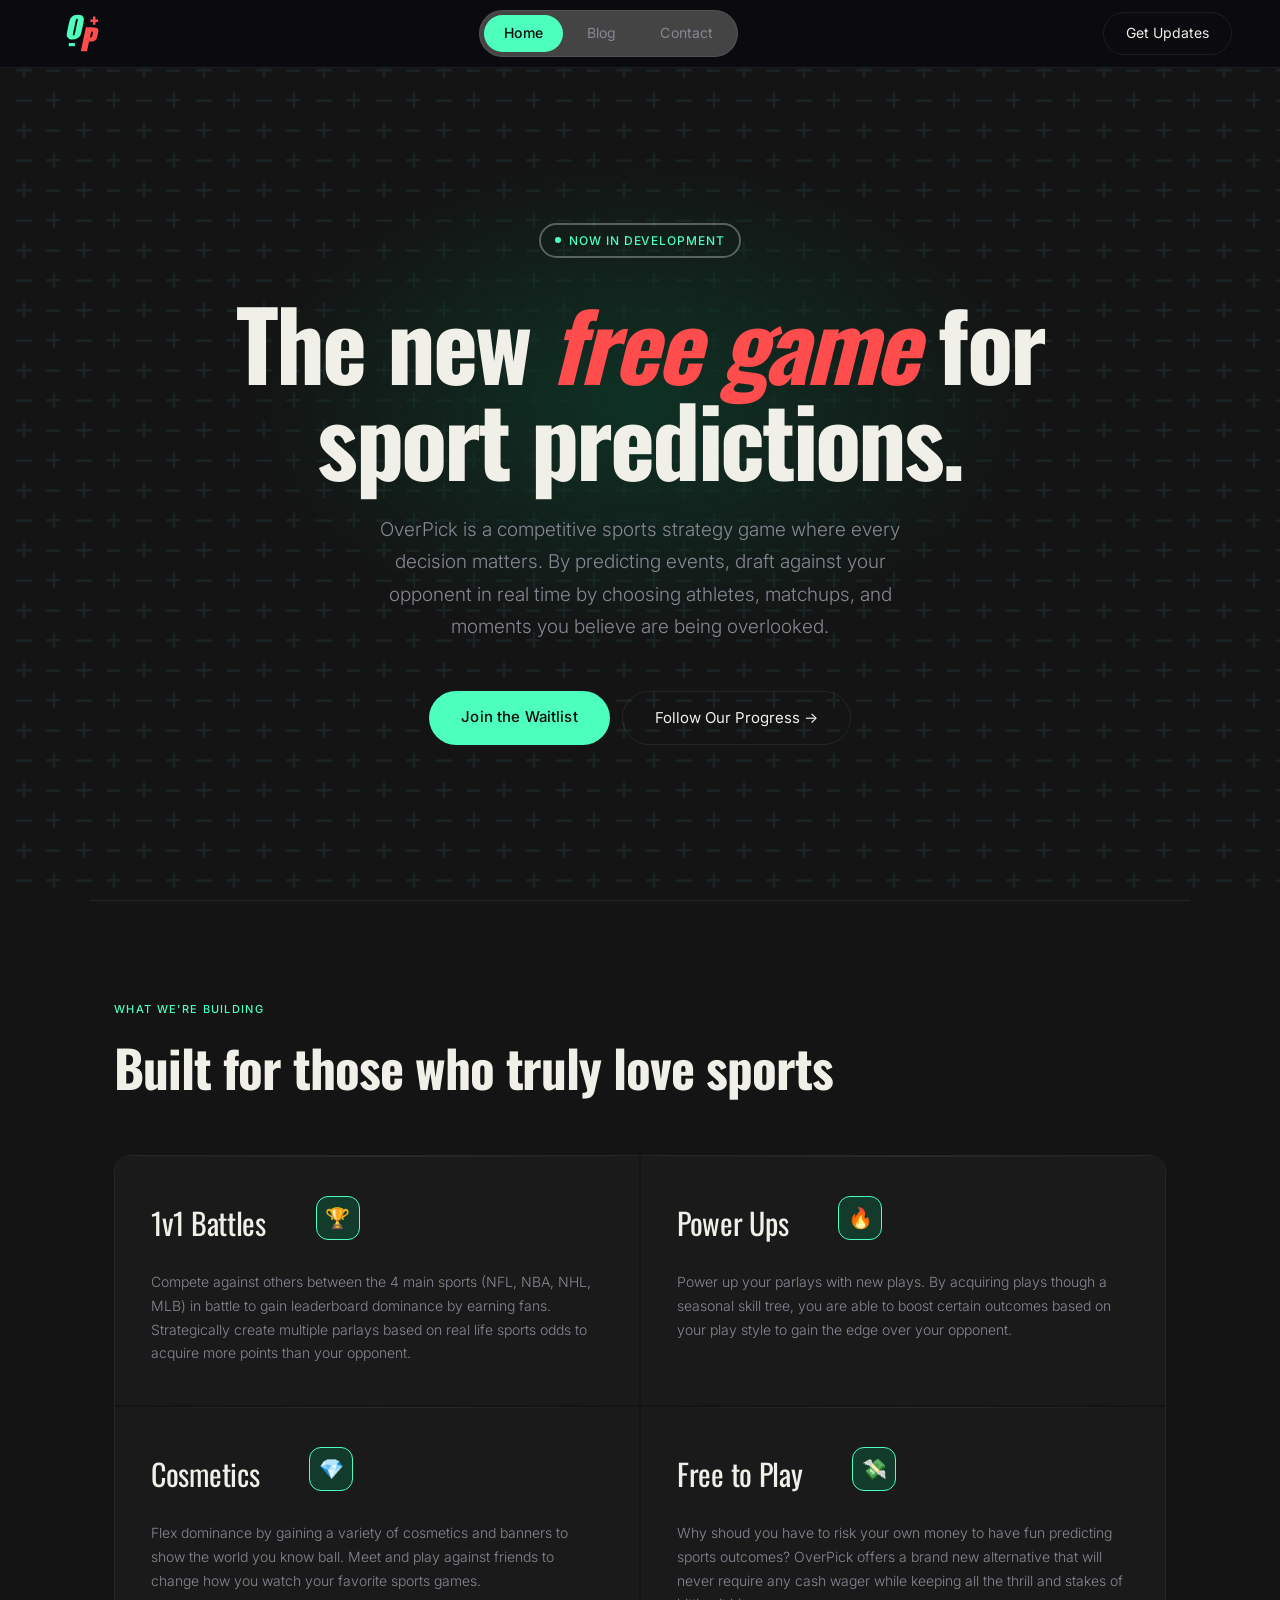
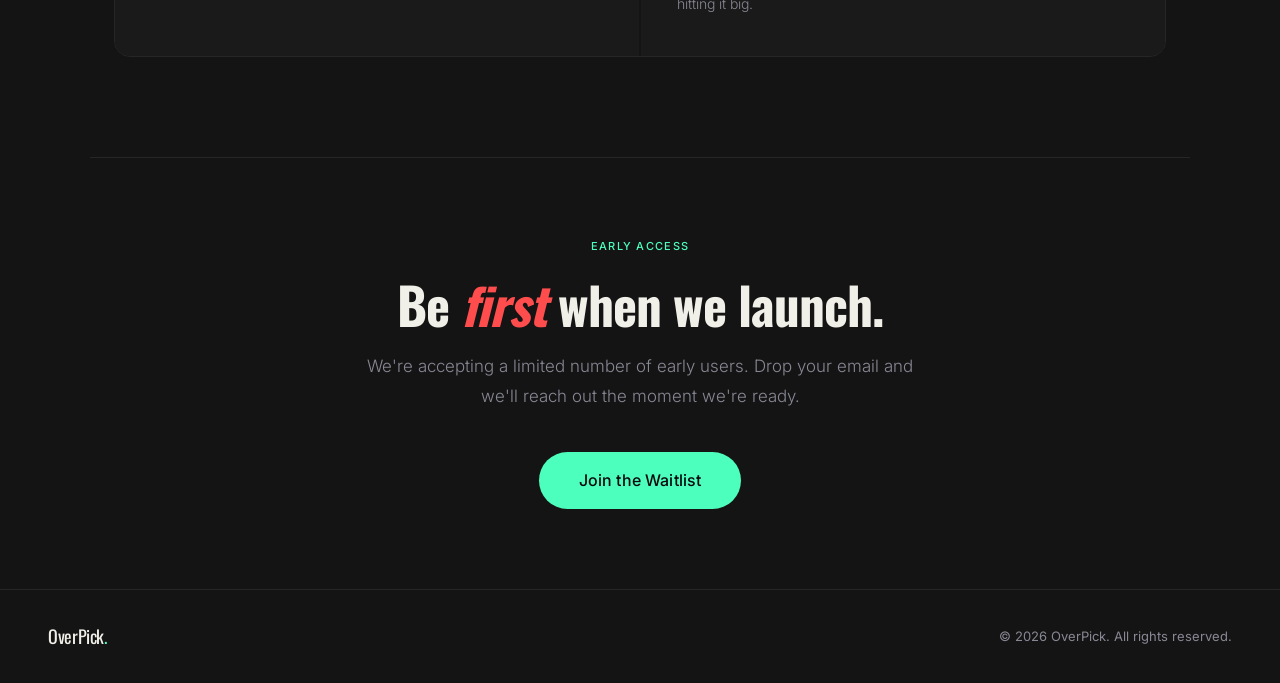
<file: index.html>
<!DOCTYPE html>
<html lang="en">
<head>
    <meta charset="UTF-8" />
    <meta name="viewport" content="width=device-width, initial-scale=1.0"/>
    <meta property="og:title" content="OverPick" />
    <meta property="og:site_name" content="OverPick" />
    <title>OverPick</title>
    <link rel="preconnect" href="https://fonts.googleapis.com">
    <link rel="preconnect" href="https://fonts.gstatic.com" crossorigin>
    <link href="https://fonts.googleapis.com/css2?family=Inter:wght@300;400;500;600;700&display=swap" rel="stylesheet">
    <link href="https://fonts.googleapis.com/css2?family=Anton&display=swap" rel="stylesheet">
    <link href="https://fonts.googleapis.com/css2?family=Oswald:wght@300;400;500;600;700&display=swap" rel="stylesheet">
    <link href="https://fonts.googleapis.com/css2?family=Instrument+Serif:ital@0;1&family=DM+Sans:ital,opsz,wght@0,9..40,300;0,9..40,400;0,9..40,500;1,9..40,300&display=swap" rel="stylesheet">
    <link rel="stylesheet" href="styles.css">
    <link rel="icon" type="image/x-icon" href="./images/OpLogo1.svg">
    <link rel="stylesheet" href="manifest.json">
</head>
<body>

<!-- ── NAVIGATION ── -->
<nav>
    <a class="nav-logo" href="index.html"><img src="./images/OpLogo1.svg" alt="OverPick"></a>
    <div class="nav-tabs">
        <a class="nav-tab" href="index.html">Home</a>
        <a class="nav-tab" href="blog.html">Blog</a>
        <a class="nav-tab" href="contact.html">Contact</a>
    </div>
    <a class="nav-cta" href="contact.html">Get Updates</a>
</nav>

<!-- ── PAGE CONTENT ── -->
<div class="page-content">

    <!-- Hero -->
    <section class="hero">
        <div class="hero-glow"></div>
        <div class="hero-badge">
            <div class="hero-badge-dot"></div>
            Now in Development
        </div>
        <h1>The new <em>free game</em> for sport predictions.</h1>
        <p class="hero-sub">
            OverPick is a competitive sports strategy game where every decision matters.
            By predicting events, draft against your opponent in real time by choosing athletes, matchups, and moments you believe are being overlooked.
        </p>
        <div class="hero-buttons">
            <a class="btn-primary" href="contact.html">Join the Waitlist</a>
            <a class="btn-secondary" href="blog.html">Follow Our Progress →</a>
        </div>
    </section>

    <hr class="divider">

    <!-- Features -->
    <section class="section">
        <div class="section-label">What We're Building</div>
        <h2 class="section-title">Built for those who truly love sports</h2>
        <div class="features-grid">
            <div class="feature-card">
                <div class="feature-header">
                    <div class="feature-title">1v1 Battles</div>
                    <div class="feature-icon">🏆</div>
                </div>
                <p class="feature-desc">
                    Compete against others between the 4 main sports (NFL, NBA, NHL, MLB) in battle to gain leaderboard dominance by earning fans.
                    Strategically create multiple parlays based on real life sports odds to acquire more points than your opponent.
                </p>
            </div>
            <div class="feature-card">
                <div class="feature-header">
                    <div class="feature-title">Power Ups</div>
                    <div class="feature-icon">🔥</div>
                </div>
                <p class="feature-desc">
                    Power up your parlays with new plays. By acquiring plays though a seasonal skill tree,
                    you are able to boost certain outcomes based on your play style to gain the edge over your opponent.
                </p>
            </div>
            <div class="feature-card">
                <div class="feature-header">
                    <div class="feature-title">Cosmetics</div>
                    <div class="feature-icon">💎</div>
                </div>
                <p class="feature-desc">Flex dominance by gaining a variety of cosmetics and banners to show the world you know ball.
                    Meet and play against friends to change how you watch your favorite sports games.
                </p>

            </div>
            <div class="feature-card">
                <div class="feature-header">
                    <div class="feature-title">Free to Play</div>
                    <div class="feature-icon">💸</div>
                </div>
                <p class="feature-desc">Why shoud you have to risk your own money to have fun predicting sports outcomes? OverPick
                    offers a brand new alternative that will never require any cash wager while keeping all the thrill and stakes 
                    of hitting it big. 
                </p>

            </div>
        </div>
    </section>

    <hr class="divider">


    <!-- CTA Strip -->
    <section class="section" style="text-align: center; padding: 80px 24px;">
        <div class="section-label">Early Access</div>
        <h2 class="section-title" style="margin: 0 auto 20px;">Be <em>first</em> when we launch.</h2>
        <p class="section-body" style="margin: 0 auto 40px;">
            We're accepting a limited number of early users. Drop your email and we'll reach out the moment we're ready.
        </p>
        <a class="btn-primary" href="contact.html" style="font-size: 16px; padding: 16px 40px;">
            Join the Waitlist
        </a>
    </section>

    <footer>
        <div class="footer-logo">OverPick<span>.</span></div>
        <div class="footer-copy">© 2026 OverPick. All rights reserved.</div>
    </footer>

</div><!-- /.page-content -->

<script src="nav.js"></script>
</body>
</html>
</file>
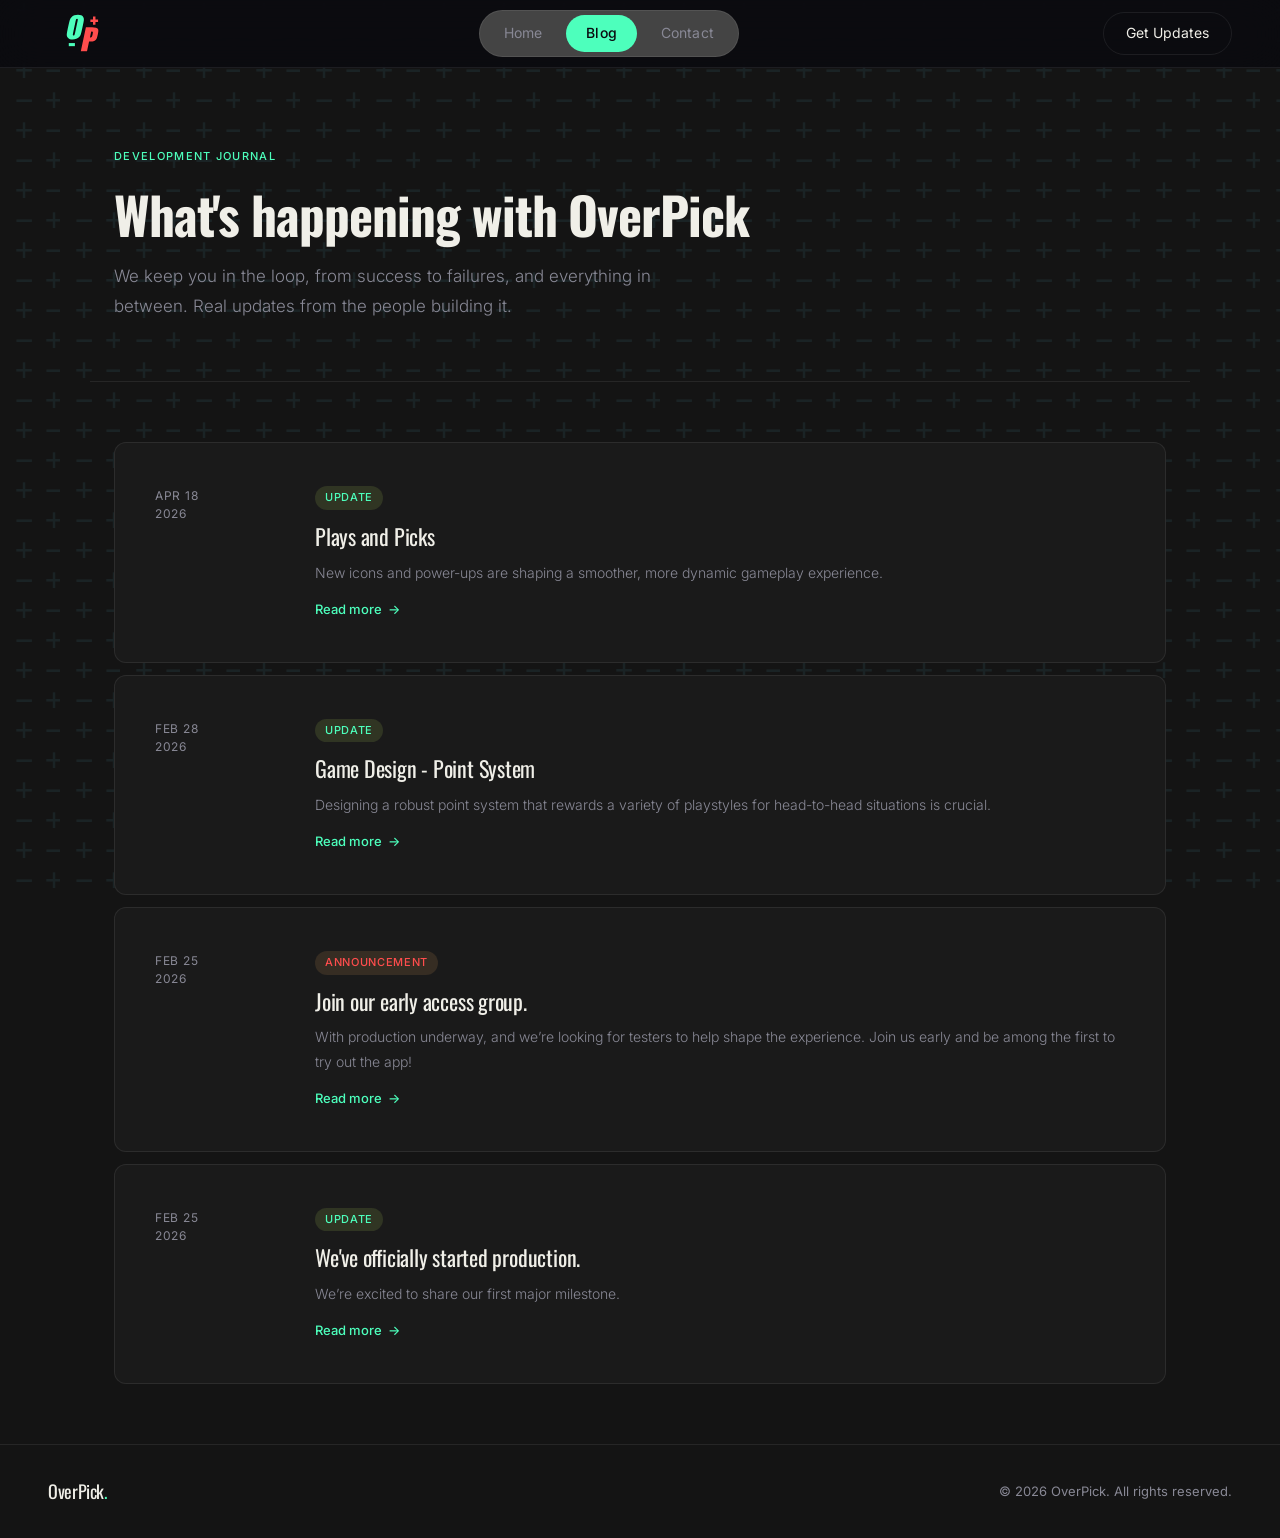
<file: blog.html>
<!DOCTYPE html>
<html lang="en">
<head>
    <meta charset="UTF-8" />
    <meta name="viewport" content="width=device-width, initial-scale=1.0"/>
    <meta property="og:title" content="OverPick" />
    <meta property="og:site_name" content="OverPick" />
    <title>OverPick — Blog</title>
    <link rel="preconnect" href="https://fonts.googleapis.com">
    <link rel="preconnect" href="https://fonts.gstatic.com" crossorigin>
    <link href="https://fonts.googleapis.com/css2?family=Instrument+Serif:ital@0;1&family=DM+Sans:ital,opsz,wght@0,9..40,300;0,9..40,400;0,9..40,500;1,9..40,300&display=swap" rel="stylesheet">
    <link href="https://fonts.googleapis.com/css2?family=Inter:wght@300;400;500;600;700&display=swap" rel="stylesheet">
    <link href="https://fonts.googleapis.com/css2?family=Anton&display=swap" rel="stylesheet">
    <link href="https://fonts.googleapis.com/css2?family=Oswald:wght@300;400;500;600;700&display=swap" rel="stylesheet">
    <link rel="stylesheet" href="styles.css">
    <link rel="icon" type="image/x-icon" href="./images/OpLogo1.svg">
</head>
<body>

<!-- ── NAVIGATION ── -->
<nav>
    <a class="nav-logo" href="index.html"><img src="./images/OpLogo1.svg" alt="OverPick"></a>
    <div class="nav-tabs">
        <a class="nav-tab" href="index.html">Home</a>
        <a class="nav-tab" href="blog.html">Blog</a>
        <a class="nav-tab" href="contact.html">Contact</a>
    </div>
    <a class="nav-cta" href="contact.html">Get Updates</a>
</nav>

<!-- ── PAGE CONTENT ── -->
<div class="page-content">

    <!-- Blog Header -->
    <div class="blog-header">
        <div class="section-label">Development Journal</div>
        <h1 class="section-title">What's happening with OverPick</h1>
        <p class="section-body">
            We keep you in the loop, from success to failures, and everything in between. Real updates from the people building it.
        </p>
    </div>

    <!-- Blog Posts -->
    <div class="blog-posts">

        <!-- Blog Post #4 -->
        <article class="blog-post" onclick="togglePost(this)">
            <div class="post-date">Apr 18<br>2026</div>
            <div>
                <span class="post-tag tag-update">Update</span>
                <div class="post-title">Plays and Picks</div>
                <p class="post-excerpt">New icons and power-ups are shaping a smoother, more dynamic gameplay experience.</p>

                <div class="post-body" style="line-height: 1.6;">
                    <p style="margin-bottom: 16px;">
                        We’ve been working on two of the primary features in our game: plays and picks.
                    </p>

                    <p style="margin-bottom: 16px;">
                        Part of the user experience is defining how players find and interact with all of the available picks—from moneylines to
                        individual player props. With so many options, a major focus has been making everything clean, organized, and easy to navigate.
                    </p>

                    <p style="margin-bottom: 16px;">
                        A big goal has also been redefining how picks work by introducing power-ups to add more depth and strategy to what is
                        typically a luck-based system.
                    </p>

                    <p style="margin-bottom: 16px;">
                        To support this, we’ve created tiered power-ups that grow stronger over time, with categories like passing,
                        rushing, receiving, and team-based boosts giving players flexibility in how they build their strategy.
                    </p>

                    <p style="margin-bottom: 16px;">
                        To match the identity of the game, we’re calling these power-ups “plays,” reinforcing the idea that users are
                        making strategic decisions like a coach.
                    </p>

                    <p>
                        We’re excited to see this all come together as the game becomes more polished. Stay tuned for more.
                    </p>
                </div>

                <div class="read-more">Read more <span class="read-more-arrow">→</span></div>
            </div>
        </article>

         <!-- Blog Post #3 -->
        <article class="blog-post" onclick="togglePost(this)">
            <div class="post-date">Feb 28<br>2026</div>
            <div>
                <span class="post-tag tag-update">Update</span>
                <div class="post-title">Game Design - Point System</div>
                <p class="post-excerpt">Designing a robust point system that rewards a variety of playstyles for head-to-head situations is crucial.</p>
                <div class="post-body">
                    <p>When you engage in 1v1 situations, you want the freedom to use whatever playstyle you prefer without a 
                        "meta" providing enemies with a significant advantage. As part of our game's development, we simulated
                        millions of randmoized situations and tweaked our point system to meet three main goals:
                    </p>
                    <br>
                    <p>
                        1. Discourage playstyles that favor extremely probable/improbable odds exclusively
                    </p>
                    <p>
                        2. Provide all playstyles with a "fair shake" at winning
                    </p>
                    <p>
                        3. Tighten the spread between winners and losers without diminishing  success
                    </p>
                    <br>
                    <p>
                        Through our simulations, we found strengths and weaknesses in our original design and found solutions
                        we weren't expecting to create a more polished system. Whether you want to play it safe or risk it all, 
                        we can confidently say you'll be at an equal playing field to opponents with different playstyles. We 
                        also found a rewarding way to "tighten the spread" as naturally compounding success creates exponentially 
                        larger results. This mechanism also spurred a unique idea for classifying success that players can use for 
                        bragging rights as they aim for new high scores.
                    </p>
                </div>
                <div class="read-more">Read more <span class="read-more-arrow">→</span></div>
            </div>
        </article>

        <!-- Blog Posts #2-->
        <article class="blog-post" onclick="togglePost(this)">
            <div class="post-date">Feb 25<br>2026</div>
            <div>
                <span class="post-tag tag-announcement">Announcement</span>
                <div class="post-title">Join our early access group.</div>
                <p class="post-excerpt">With production underway, and we’re looking for testers to help shape the experience. Join us early and be among the first to try out the app!</p>
                <div class="post-body">
                    <p>
                        By submitting your email on our Contact page, you can join our early access list. You will be able to unsubscribe at any time if this
                        game isn't for you. Early testers will get a first look at the app and have the opportunity to provide input on game mechanics,
                        helping us make the game the best it can be.
                    </p>
                </div>
                <div class="read-more">Read more <span class="read-more-arrow">→</span></div>
            </div>
        </article>



        <!-- Blog Post #1 -->
        <article class="blog-post" onclick="togglePost(this)">
            <div class="post-date">Feb 25<br>2026</div>
            <div>
                <span class="post-tag tag-update">Update</span>
                <div class="post-title">We've officially started production.</div>
                <p class="post-excerpt">We’re excited to share our first major milestone.</p>
                <div class="post-body">
                    <p>Over the past few months, OverPick has existed as an idea, a set of rules,
                        a lot of whiteboard sketches, and many late-night conversations about sports,
                        strategy, and competition. Today, it becomes something more tangible.
                        We have officially begun production on the OverPick app.
                    </p>
                    <br>
                    <p>
                        Our goal is simple: create a head-to-head sports strategy experience where your understanding of
                        matchups, usage, and game flow actually matters. Instead of just watching a game and reacting to what
                        happens, OverPick lets you make decisions beforehand and compete directly against another person
                        based on how well you read the sport.
                    </p>
                </div>
                <div class="read-more">Read more <span class="read-more-arrow">→</span></div>
            </div>
        </article>

    </div>

    <!-- /.blog-posts -->

    <footer>
        <div class="footer-logo">OverPick<span>.</span></div>
        <div class="footer-copy">© 2026 OverPick. All rights reserved.</div>
    </footer>

</div><!-- /.page-content -->

<script src="nav.js"></script>
</body>
</html>
</file>
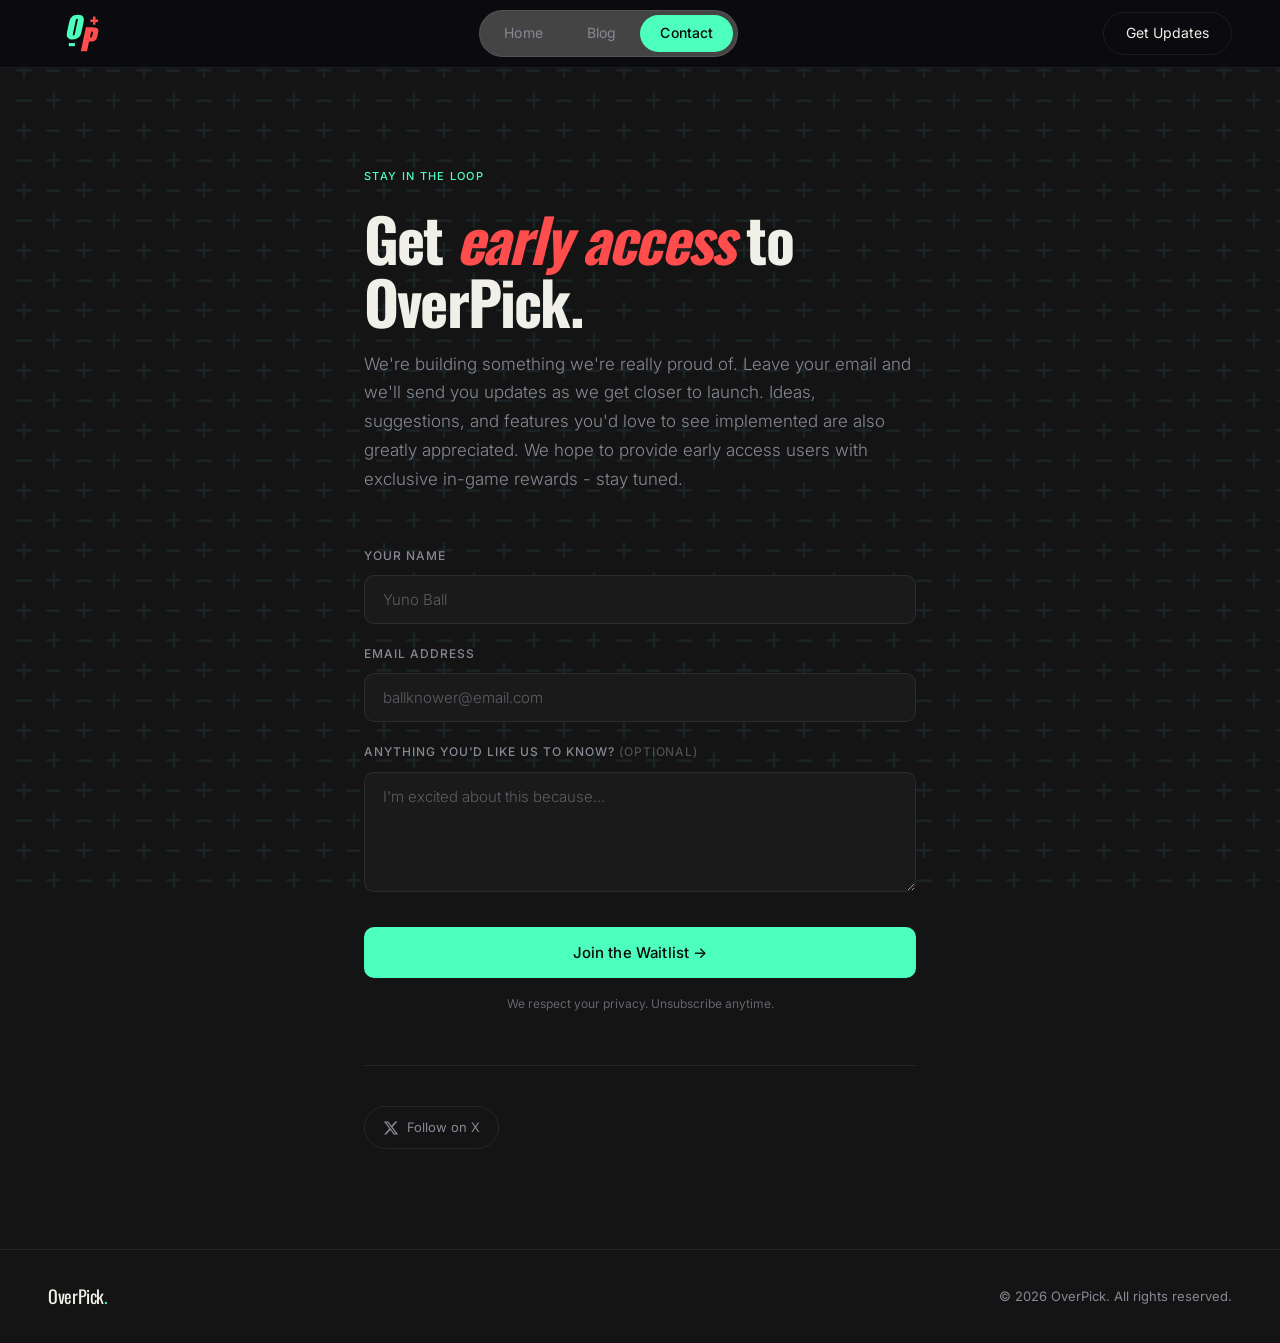
<file: contact.html>
<!DOCTYPE html>
<html lang="en">
<head>
    <meta charset="UTF-8" />
    <meta name="viewport" content="width=device-width, initial-scale=1.0"/>
    <meta property="og:title" content="OverPick" />
    <meta property="og:site_name" content="OverPick" />
    <title>OverPick — Contact</title>
    <link rel="preconnect" href="https://fonts.googleapis.com">
    <link rel="preconnect" href="https://fonts.gstatic.com" crossorigin>
    <link href="https://fonts.googleapis.com/css2?family=Inter:wght@300;400;500;600;700&display=swap" rel="stylesheet">
    <link href="https://fonts.googleapis.com/css2?family=Anton&display=swap" rel="stylesheet">
    <link href="https://fonts.googleapis.com/css2?family=Oswald:wght@300;400;500;600;700&display=swap" rel="stylesheet">
    <link href="https://fonts.googleapis.com/css2?family=Instrument+Serif:ital@0;1&family=DM+Sans:ital,opsz,wght@0,9..40,300;0,9..40,400;0,9..40,500;1,9..40,300&display=swap" rel="stylesheet">
    <link rel="stylesheet" href="styles.css">
    <link rel="icon" type="image/x-icon" href="./images/OpLogo1.svg">
</head>
<body>

<!-- ── NAVIGATION ── -->
<nav>
    <a class="nav-logo" href="index.html"><img src="./images/OpLogo1.svg" alt="OverPick"></a>
    <div class="nav-tabs">
        <a class="nav-tab" href="index.html">Home</a>
        <a class="nav-tab" href="blog.html">Blog</a>
        <a class="nav-tab" href="contact.html">Contact</a>
    </div>
    <a class="nav-cta" href="contact.html">Get Updates</a>
</nav>

<!-- ── PAGE CONTENT ── -->
<div class="page-content">

    <div class="contact-wrap">
        <div class="section-label">Stay in the Loop</div>
        <h1 class="contact-title">Get <em>early access</em> to OverPick.</h1>
        <p class="contact-sub">
            We're building something we're really proud of. Leave your email and we'll send you updates as we get closer to launch.
            Ideas, suggestions, and features you'd love to see implemented are also greatly appreciated. We hope to provide early access
            users with exclusive in-game rewards - stay tuned.
        </p>

        <!-- Form -->
        <div id="contact-form-wrap">
            <form method="post" onsubmit="handleSubmit(event)" name="myForm">
                <div class="form-group">
                    <label class="form-label" for="name">Your Name</label>
                    <input class="form-input" id="name" type="text" placeholder="Yuno Ball" required />
                </div>
                <div class="form-group">
                    <label class="form-label" for="email">Email Address</label>
                    <input class="form-input" id="email" type="email" placeholder="ballknower@email.com" required />
                </div>
                <div class="form-group">
                    <label class="form-label" for="message">
                        Anything you'd like us to know?
                        <span style="opacity: 0.5;">(optional)</span>
                    </label>
                    <textarea class="form-textarea" id="message" placeholder="I'm excited about this because..."></textarea>
                </div>
                <button type="submit" class="form-submit" id="submit-btn">Join the Waitlist →</button>
            </form>
            <p class="privacy-note">We respect your privacy. Unsubscribe anytime.</p>
        </div>

        <!-- Success state -->
        <div class="form-success" id="form-success">
            <div class="success-icon">✓</div>
            <div class="success-title">You're on the list!</div>
            <p class="success-sub">Thanks for signing up. We'll be in touch as soon as we have news to share.</p>
        </div>
        <!-- Social links -->
        <div class="social-row">
            <a class="social-link" href="https://x.com/OverPickGame" target="_blank" rel="noopener noreferrer">
                <svg width="16" height="16" viewBox="0 0 24 24" fill="currentColor">
                    <path d="M18.244 2.25h3.308l-7.227 8.26 8.502 11.24H16.17l-5.214-6.817L4.99 21.75H1.68l7.73-8.835L1.254 2.25H8.08l4.713 6.231zm-1.161 17.52h1.833L7.084 4.126H5.117z"/>
                </svg>
                Follow on X
            </a>
        </div>
    </div><!-- /.contact-wrap -->

    <footer>
        <div class="footer-logo">OverPick<span>.</span></div>
        <div class="footer-copy">© 2026 OverPick. All rights reserved.</div>
    </footer>

</div><!-- /.page-content -->

<script src="nav.js"></script>
</body>
</html>
</file>
<file: styles.css>
/* ══════════════════════════════════════════════
   style.css — Overpick shared stylesheet
   ══════════════════════════════════════════════ */

*, *::before, *::after { box-sizing: border-box; margin: 0; padding: 0; }

:root {
    --bg:     #141414;
    --bg2:    #1a1a1a;
    --bg3:    #444444;
    --border: rgba(255,255,255,0.08);
    --text:   #f0efe8;
    --muted:  #888895;
    --accent: #4DFFBC;
    --accent2:#FF4D4D;
    --serif:  'Oswald', Georgia, serif;
    --sans:   'Inter', sans-serif;
    --sportbold: 'Anton', sans-serif;
}

html { scroll-behavior: smooth; }

body {
    background: var(--bg);
    color: var(--text);
    font-family: var(--sans);
    font-size: 16px;
    line-height: 1.6;
    min-height: 100vh;
    overflow-x: hidden;
}

/* ── NOISE OVERLAY ── */
body::after {
    content: '';
    position: fixed;
    inset: 0;
    pointer-events: none;
    z-index: -1;

    background-image: url("data:image/svg+xml,%3Csvg width='60' height='60' xmlns='http://www.w3.org/2000/svg'%3E%3Cstyle%3Etext%7Bfont-family:monospace;font-size:30px;fill:%2360d4f0;opacity:0.08;%7D%3C/style%3E%3Ctext x='15' y='20'%3E+%3C/text%3E%3Ctext x='45' y='20'%3E−%3C/text%3E%3Ctext x='15' y='50'%3E−%3C/text%3E%3Ctext x='45' y='50'%3E+%3C/text%3E%3C/svg%3E");

    background-repeat: repeat;
    animation: checkerMove 40s linear infinite;
}

@keyframes checkerMove {
    from {
        background-position: 0 0;
    }
    to {
        background-position: 500px 500px;
    }
}

/* ══════════════════════════════════════════════
   NAVIGATION
   ══════════════════════════════════════════════ */
nav {
    position: fixed;
    top: 0; left: 0; right: 0;
    z-index: 100;
    display: flex;
    align-items: center;
    justify-content: space-between;
    padding: 0 48px;
    height: 68px;
    background: rgba(10,10,15,0.85);
    backdrop-filter: blur(20px);
    border-bottom: 1px solid var(--border);
}

.nav-logo img {
    height: 50px;
    width: auto;
    display: block;
}

.nav-logo {
    font-family: var(--serif);
    font-size: 22px;
    letter-spacing: -0.02em;
    color: var(--text);
    text-decoration: none;
    cursor: pointer;
}

.nav-logo span { color: var(--accent); }

.nav-tabs {
    display: flex;
    gap: 4px;
    background: var(--bg3);
    border: 1px solid var(--border);
    border-radius: 100px;
    padding: 4px;
}

.nav-tab {
    padding: 7px 20px;
    border-radius: 100px;
    font-size: 14px;
    font-weight: 400;
    color: var(--muted);
    cursor: pointer;
    transition: all 0.2s ease;
    letter-spacing: 0.01em;
    border: none;
    background: none;
    font-family: var(--sans);
    text-decoration: none;
    display: inline-block;
}

.nav-tab:hover { color: var(--text); }

.nav-tab.active {
    background: var(--accent);
    color: #0a0a0f;
    font-weight: 500;
}

.nav-cta {
    padding: 9px 22px;
    background: transparent;
    border: 1px solid var(--border);
    border-radius: 100px;
    color: var(--text);
    font-size: 14px;
    font-family: var(--sans);
    cursor: pointer;
    transition: all 0.2s ease;
    text-decoration: none;
    display: inline-block;
}

.nav-cta:hover {
    border-color: var(--accent);
    color: var(--accent);
}

/* ══════════════════════════════════════════════
   PAGE WRAPPER & ANIMATION
   ══════════════════════════════════════════════ */
.page-content {
    padding-top: 68px;
    animation: fadeIn 0.4s ease;
}

@keyframes fadeIn {
    from { opacity: 0; transform: translateY(10px); }
    to   { opacity: 1; transform: translateY(0); }
}

/* ══════════════════════════════════════════════
   SHARED COMPONENTS
   ══════════════════════════════════════════════ */

/* Divider */
.divider {
    max-width: 1100px;
    margin: 0 auto;
    border: none;
    border-top: 1px solid var(--border);
}

/* Section */
.section {
    max-width: 1100px;
    margin: 0 auto;
    padding: 100px 24px;
}

.section-label {
    font-size: 11px;
    font-weight: 500;
    letter-spacing: 0.12em;
    text-transform: uppercase;
    color: var(--accent);
    margin-bottom: 20px;
}

.section-title {
    font-family: var(--serif);
    font-size: clamp(32px, 4vw, 52px);
    line-height: 1.1;
    letter-spacing: -0.02em;
    margin-bottom: 20px;
}

.section-title em {
    font-style: italic;
    color: var(--accent2);
}

.section-body {
    color: var(--muted);
    max-width: 580px;
    line-height: 1.75;
    font-weight: 300;
    font-size: 17px;
}

/* Buttons */
.btn-primary {
    padding: 14px 32px;
    background: var(--accent);
    color: #0a0a0f;
    border: none;
    border-radius: 100px;
    font-size: 15px;
    font-weight: 500;
    font-family: var(--sans);
    cursor: pointer;
    transition: all 0.2s ease;
    letter-spacing: 0.01em;
    text-decoration: none;
    display: inline-block;
}

.btn-primary:hover {
    transform: translateY(-2px);
    box-shadow: 0 8px 32px rgba(200,240,96,0.25);
}

.btn-secondary {
    padding: 14px 32px;
    background: transparent;
    color: var(--text);
    border: 1px solid var(--border);
    border-radius: 100px;
    font-size: 15px;
    font-family: var(--sans);
    cursor: pointer;
    transition: all 0.2s ease;
    text-decoration: none;
    display: inline-block;
}

.btn-secondary:hover { border-color: var(--text); }

/* Footer */
footer {
    border-top: 1px solid var(--border);
    padding: 32px 48px;
    display: flex;
    align-items: center;
    justify-content: space-between;
    flex-wrap: wrap;
    gap: 16px;
}

.footer-logo {
    font-family: var(--serif);
    font-size: 18px;
    letter-spacing: -0.02em;
}

.footer-logo span { color: var(--accent); }
.footer-copy { font-size: 13px; color: var(--muted); }

/* ══════════════════════════════════════════════
   HOME PAGE
   ══════════════════════════════════════════════ */

/* Hero */
.hero {
    position: relative;
    min-height: calc(100vh - 68px);
    display: flex;
    flex-direction: column;
    justify-content: center;
    align-items: center;
    text-align: center;
    padding: 80px 24px;
    overflow: hidden;
}

.hero-glow {
    position: absolute;
    top: 10%;
    left: 50%;
    transform: translateX(-50%);
    width: 800px;
    height: 500px;
    background: radial-gradient(ellipse at center, #0f3225 0%, transparent 70%);
    pointer-events: none;
}

.hero-badge {
    display: inline-flex;
    align-items: center;
    gap: 8px;
    padding: 6px 14px;
    border: 2px solid rgba(255,255,255,0.3);
    border-radius: 100px;
    font-size: 12px;
    font-weight: 500;
    color: var(--accent);
    letter-spacing: 0.08em;
    text-transform: uppercase;
    margin-bottom: 36px;
    animation: fadeIn 0.6s ease 0.1s both;
}

.hero-badge-dot {
    width: 6px;
    height: 6px;
    border-radius: 50%;
    background: var(--accent);
    animation: pulse 2s ease infinite;
}

@keyframes pulse {
    0%, 100% { opacity: 1; transform: scale(1); }
    50%       { opacity: 0.5; transform: scale(0.8); }
}

.hero h1 {
    font-family: var(--serif);
    font-size: clamp(52px, 8vw, 96px);
    line-height: 1.0;
    letter-spacing: -0.03em;
    margin-bottom: 28px;
    max-width: 900px;
    animation: fadeIn 0.6s ease 0.2s both;
}

.hero h1 em {
    font-style: italic;
    color: var(--accent2);
}

.hero-sub {
    font-size: clamp(16px, 2vw, 19px);
    color: var(--muted);
    max-width: 560px;
    line-height: 1.7;
    margin-bottom: 48px;
    font-weight: 300;
    animation: fadeIn 0.6s ease 0.3s both;
}

.hero-buttons {
    display: flex;
    gap: 12px;
    flex-wrap: wrap;
    justify-content: center;
    animation: fadeIn 0.6s ease 0.4s both;
}

/* Features grid */
.features-grid {
    display: grid;
    grid-template-columns: repeat(auto-fit, minmax(380px, 1fr));
    gap: 2px;
    margin-top: 60px;
    border: 1px solid var(--border);
    border-radius: 16px;
    overflow: hidden;
}

.feature-header {
    display: flex;
    align-items: center;
    justify-content: flex-start;  /* instead of space-between */
    gap: 50px;                     /* controls spacing */
    margin-bottom: 10px;
}

.feature-card {
    background: var(--bg2);
    padding: 40px 36px;
    transition: background 0.2s ease;
    position: relative;
    overflow: hidden;
}

.feature-card::before {
    content: '';
    position: absolute;
    top: 0; left: 0; right: 0;
    height: 1px;
    background: linear-gradient(90deg, transparent, var(--border), transparent);
}

.feature-card:hover { background: var(--bg3); }

.feature-icon {
    width: 44px;
    height: 44px;
    border-radius: 12px;
    background: #123b2b;
    border: 1px solid var(--accent);
    display: flex;
    align-items: center;
    justify-content: center;
    font-size: 20px;
    margin-bottom: 20px;
}

.feature-title {
    font-family: var(--serif);
    font-size: 30px;
    margin-bottom: 10px;
    letter-spacing: -0.01em;
}

.feature-desc {
    color: var(--muted);
    font-size: 14px;
    line-height: 1.7;
    font-weight: 300;
    word-break: break-word;
    overflow-wrap: break-word;
}

/* Big quote */
.quote-section {
    padding: 100px 24px;
    text-align: center;
}

.big-quote {
    font-family: var(--serif);
    font-size: clamp(28px, 4vw, 52px);
    line-height: 1.2;
    letter-spacing: -0.02em;
    max-width: 820px;
    margin: 0 auto 24px;
}

.big-quote em {
    color: var(--accent);
    font-style: italic;
}

/* ══════════════════════════════════════════════
   BLOG PAGE
   ══════════════════════════════════════════════ */

.blog-header {
    padding: 80px 24px 60px;
    max-width: 1100px;
    margin: 0 auto;
    border-bottom: 1px solid var(--border);
}

.blog-posts {
    max-width: 1100px;
    margin: 0 auto;
    padding: 60px 24px;
    display: flex;
    flex-direction: column;
    gap: 12px;
}

.blog-post {
    background: var(--bg2);
    border: 1px solid var(--border);
    border-radius: 12px;
    padding: 40px;
    display: grid;
    grid-template-columns: 120px 1fr;
    gap: 40px;
    transition: background 0.2s ease, transform 0.2s ease;
    cursor: pointer;
}

.blog-post:hover { background: var(--bg3); transform: translateX(4px); }

.post-date {
    font-size: 12px;
    color: var(--muted);
    letter-spacing: 0.06em;
    text-transform: uppercase;
    line-height: 1.5;
    padding-top: 4px;
}

.post-tag {
    display: inline-block;
    padding: 3px 10px;
    border-radius: 100px;
    font-size: 11px;
    font-weight: 500;
    letter-spacing: 0.06em;
    text-transform: uppercase;
    margin-bottom: 12px;
}

.tag-update       { background: rgba(200,240,96,0.12);  color: var(--accent); }
.tag-milestone    { background: rgba(96,212,240,0.12);  color: #ffb460; }
.tag-announcement { background: rgba(255,180,96,0.12);  color: var(--accent2); }

.post-title {
    font-family: var(--serif);
    font-size: 22px;
    letter-spacing: -0.01em;
    line-height: 1.3;
    margin-bottom: 10px;
}

.post-excerpt {
    color: var(--muted);
    font-size: 14px;
    line-height: 1.75;
    font-weight: 300;
}

.post-body {
    display: none;
    margin-top: 20px;
    padding-top: 20px;
    border-top: 1px solid var(--border);
    color: var(--muted);
    font-size: 15px;
    line-height: 1.8;
    font-weight: 300;
}

.post-body.open {
    display: block;
    animation: fadeIn 0.3s ease;
}

.read-more {
    display: inline-flex;
    align-items: center;
    gap: 6px;
    margin-top: 14px;
    font-size: 13px;
    color: var(--accent);
    font-weight: 500;
}

.read-more-arrow { transition: transform 0.2s ease; }
.blog-post.expanded .read-more-arrow { transform: rotate(90deg); }

/* ══════════════════════════════════════════════
   CONTACT PAGE
   ══════════════════════════════════════════════ */

.contact-wrap {
    max-width: 600px;
    margin: 0 auto;
    padding: 100px 24px;
}

.contact-title {
    font-family: var(--serif);
    font-size: clamp(38px, 5vw, 60px);
    letter-spacing: -0.03em;
    line-height: 1.05;
    margin-bottom: 18px;
}

.contact-title em { color: var(--accent2); font-style: italic; }

.contact-sub {
    color: var(--muted);
    font-size: 17px;
    font-weight: 300;
    line-height: 1.7;
    margin-bottom: 52px;
}

.form-group { margin-bottom: 20px; }

.form-label {
    display: block;
    font-size: 12px;
    font-weight: 500;
    letter-spacing: 0.08em;
    text-transform: uppercase;
    color: var(--muted);
    margin-bottom: 10px;
}

.form-input,
.form-textarea {
    width: 100%;
    padding: 14px 18px;
    background: var(--bg2);
    border: 1px solid var(--border);
    border-radius: 10px;
    color: var(--text);
    font-family: var(--sans);
    font-size: 15px;
    font-weight: 300;
    transition: border-color 0.2s ease, box-shadow 0.2s ease;
    outline: none;
    resize: vertical;
}

.form-input::placeholder,
.form-textarea::placeholder { color: var(--muted); opacity: 0.6; }

.form-input:focus,
.form-textarea:focus {
    border-color: var(--accent);
    box-shadow: 0 0 0 3px rgba(200,240,96,0.08);
}

.form-textarea { min-height: 120px; }

.form-submit {
    width: 100%;
    padding: 16px;
    background: var(--accent);
    color: #0a0a0f;
    border: none;
    border-radius: 10px;
    font-size: 15px;
    font-weight: 500;
    font-family: var(--sans);
    cursor: pointer;
    transition: all 0.2s ease;
    margin-top: 8px;
    letter-spacing: 0.01em;
}

.form-submit:hover {
    transform: translateY(-2px);
    box-shadow: 0 8px 32px rgba(200,240,96,0.25);
}

.form-submit:active { transform: translateY(0); }

.form-success {
    display: none;
    text-align: center;
    padding: 48px 24px;
    animation: fadeIn 0.4s ease;
}

.form-success.show { display: block; }

.success-icon {
    width: 64px;
    height: 64px;
    border-radius: 50%;
    background: rgba(200,240,96,0.1);
    border: 1px solid rgba(200,240,96,0.3);
    display: flex;
    align-items: center;
    justify-content: center;
    font-size: 28px;
    margin: 0 auto 24px;
}

.success-title {
    font-family: var(--serif);
    font-size: 28px;
    margin-bottom: 10px;
}

.success-sub { color: var(--muted); font-weight: 300; }

.privacy-note {
    font-size: 12px;
    color: var(--muted);
    text-align: center;
    margin-top: 16px;
    opacity: 0.7;
}

.social-row {
    display: flex;
    gap: 12px;
    margin-top: 52px;
    padding-top: 40px;
    border-top: 1px solid var(--border);
}

.social-link {
    display: flex;
    align-items: center;
    gap: 8px;
    padding: 10px 18px;
    border: 1px solid var(--border);
    border-radius: 100px;
    font-size: 13px;
    color: var(--muted);
    text-decoration: none;
    transition: all 0.2s ease;
    cursor: pointer;
}

.social-link:hover {
    color: var(--text);
    border-color: rgba(255,255,255,0.2);
}

.form-submit.loading {
    opacity: 0.75;
    cursor: not-allowed;
    pointer-events: none;
}

.spinner {
    display: inline-block;
    width: 14px;
    height: 14px;
    border: 2px solid rgba(255, 255, 255, 0.4);
    border-top-color: white;
    border-radius: 50%;
    animation: spin 0.7s linear infinite;
    vertical-align: middle;
    margin-right: 8px;
}

@keyframes spin {
    to { transform: rotate(360deg); }
}

/* ══════════════════════════════════════════════
   RESPONSIVE
   ══════════════════════════════════════════════ */
@media (max-width: 700px) {
    nav { padding: 0 20px; }
    .nav-cta { display: none; }
    .blog-post { grid-template-columns: 1fr; gap: 8px; }
    .post-date { padding-top: 0; }
    footer { padding: 24px 20px; flex-direction: column; text-align: center; }
}

@media (max-width: 480px) {
    .nav-tab { padding: 7px 14px; font-size: 13px; }
}
</file>
